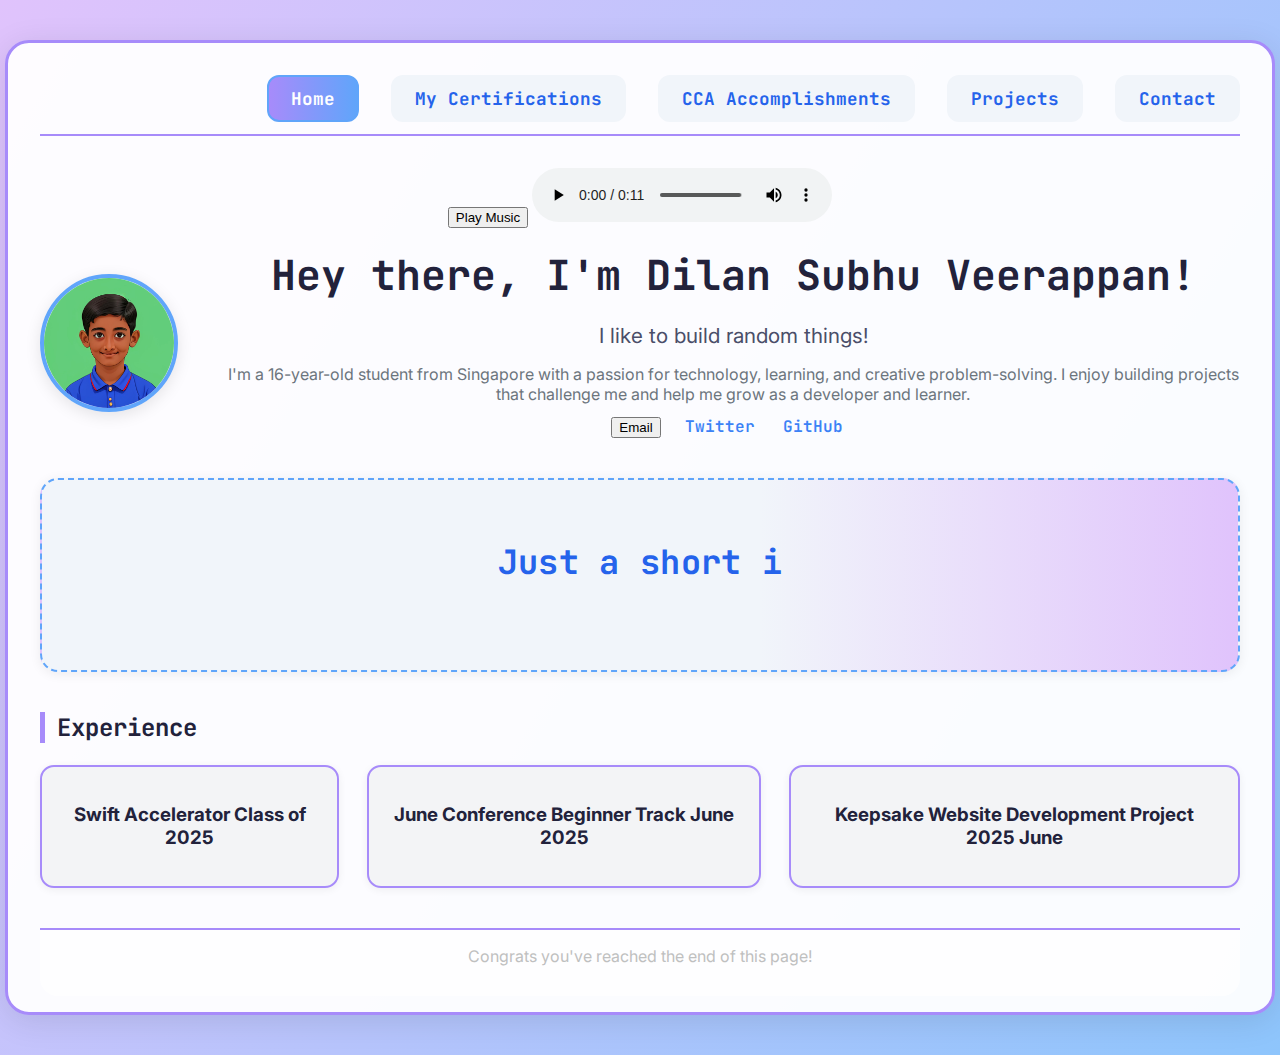
<file: index.html>
<!DOCTYPE html>
<html lang="en">
<head>
  <meta charset="UTF-8">
  <meta name="viewport" content="width=device-width,initial-scale=1">
  <title>Dilan Subhu Veerappan - Portfolio</title>
  <link rel="stylesheet" href="style.css">
  <link rel="icon" href="https://cdn-icons-png.flaticon.com/512/3135/3135715.png">
  <!-- Custom fonts for fallback -->
  <link href="https://fonts.googleapis.com/css2?family=Inter:wght@400;700&family=JetBrains+Mono:wght@500;700&display=swap" rel="stylesheet">
</head>
<body>
  <div class="custom-cursor" id="customCursor"></div>
  <div class="container">
    <nav>
      <a href="index.html" class="active">Home</a>
      <a href="certifications.html">My Certifications</a>
      <a href="cca-accomplishments.html">CCA Accomplishments</a>
      <a href="projects.html">Projects</a>
      <a href="contact.html">Contact</a>
    </nav>
    <!-- Background music and click sound controls -->
    <div style="margin-bottom: 20px;">
      <button id="music-toggle" class="contact-btn">Play Music</button>
      <audio id="bg-music" src="https://cdn.pixabay.com/audio/2022/10/16/audio_12b5b7b6b7.mp3"></audio>
      <audio id="click-sound" src="mouse-clicks-6849.mp3"></audio>
      <audio controls>
        <source src="mouse-clicks-6849.mp3"type="audio/mp3"></audio>
      </audio>
    </div>
    <!-- Hero/Header -->
    <header class="hero">
      <img src="Untitled_Artwork.png" alt="Dilan Subhu Veerappan" class="avatar">
      <div>
        <h1>Hey there, I'm Dilan Subhu Veerappan!</h1>
        <p class="subtitle">I like to build random things!</p>
        <p class="desc">I'm a 16-year-old student from Singapore with a passion for technology, learning, and creative problem-solving. I enjoy building projects that challenge me and help me grow as a developer and learner.</p>
        <div class="socials">
          <div class="email-dropdown" style="display:inline-block; position:relative;">
            <button class="contact-btn" id="emailDropdownBtn" style="margin-right:8px;">Email</button>
            <div id="emailDropdownMenu" style="display:none; position:absolute; left:0; top:110%; background:#fff; border:1px solid #a78bfa; border-radius:8px; box-shadow:0 2px 8px rgba(0,0,0,0.08); min-width:180px; z-index:10;">
              <a href="mailto:dilan.subhu@gmail.com" style="display:block; padding:10px 18px; color:#2563eb; text-decoration:none;">Default Mail App</a>
              <a href="https://mail.google.com/mail/?view=cm&to=dilan.subhu@gmail.com" target="_blank" style="display:block; padding:10px 18px; color:#2563eb; text-decoration:none;">Gmail</a>
              <a href="https://mail.yahoo.com/?compose=new&to=dilan.subhu@gmail.com" target="_blank" style="display:block; padding:10px 18px; color:#2563eb; text-decoration:none;">Yahoo Mail</a>
              <a href="https://www.icloud.com/mail/compose?to=dilan.subhu@gmail.com" target="_blank" style="display:block; padding:10px 18px; color:#2563eb; text-decoration:none;">iCloud Mail</a>
            </div>
          </div>
          <a href="https://x.com/DilanSubhu" target="_blank">Twitter</a>
          <a href="https://github.com/Dilanthenerd26" target="_blank">GitHub</a>
        </div>
      </div>
    </header>

    <!-- Animated About -->
    <section>
      <div class="intro-card">
        <h2 class="intro-hello"></h2>
        <div class="intro-details" style="display:none;">
          <p>I'm a young passionate software developer and tech enthusiast studying in Singapore. Welcome to my GitHub profile!</p>
          <ul>
            <li>🌱 I’m currently learning through mainly Udemy courses to become a great software engineer.</li>
            <li>👯 I’m looking to collaborate on innovative and impactful projects.</li>
            <li>📫 How to reach me: <a href="mailto:dilan.subhu@gmail.com">dilan.subhu@gmail.com</a></li>
          </ul>
        </div>
      </div>
    </section>

    <!-- Experience Section -->
    <section>
      <h2 class="section-title">Experience</h2>
      <div class="experience-list">
        <div class="experience-item">
          <div>
            <h3>Swift Accelerator Class of 2025</h3>
          </div>
        </div>
        <div class="experience-item">
          <div>
            <h3>June Conference Beginner Track June 2025</h3>
          </div>
        </div>
        <div class="experience-item">
          <div>
            <h3>Keepsake Website Development Project 2025 June</h3>
          </div>
        </div>
      </div>
    </section>

    <!-- Footer -->
    <footer>
      <p>Congrats you've reached the end of this page!</p>
    </footer>
  </div>
  <canvas id="confetti-canvas"></canvas>
  <audio id="confetti-audio" src="https://cdn.pixabay.com/audio/2022/07/26/audio_124bfae5b2.mp3"></audio>
  <script>
    // Typewriter effect for About
    const helloText = "Just a short intro of me:";
    const helloElem = document.querySelector('.intro-hello');
    const detailsElem = document.querySelector('.intro-details');
    let i = 0;
    function typeWriter() {
      if (i < helloText.length) {
        helloElem.textContent += helloText.charAt(i);
        i++;
        setTimeout(typeWriter, 60);
      } else {
        detailsElem.style.display = 'block';
      }
    }
    window.addEventListener('DOMContentLoaded', typeWriter);

    // Background music play/pause
    const music = document.getElementById('bg-music');
    const musicBtn = document.getElementById('music-toggle');
    let musicPlaying = false;
    musicBtn.addEventListener('click', () => {
      if (!musicPlaying) {
        music.play();
        musicBtn.textContent = 'Pause Music';
        musicPlaying = true;
      } else {
        music.pause();
        musicBtn.textContent = 'Play Music';
        musicPlaying = false;
      }
    });

    // Click sound effect for links and buttons
    const clickSound = document.getElementById('click-sound');
    document.querySelectorAll('a, .contact-btn').forEach(el => {
      el.addEventListener('click', () => {
        clickSound.currentTime = 0;
        clickSound.play();
      });
    });

    // Confetti effect: upward, crossing from both sides
    const confettiCanvas = document.getElementById('confetti-canvas');
    const ctx = confettiCanvas.getContext('2d');
    let confettiActive = false;
    function resizeCanvas() {
      confettiCanvas.width = window.innerWidth;
      confettiCanvas.height = window.innerHeight;
    }
    window.addEventListener('resize', resizeCanvas);
    resizeCanvas();

    function randomColor() {
      const colors = ['#f87171','#fbbf24','#34d399','#60a5fa','#a78bfa','#f472b6','#facc15'];
      return colors[Math.floor(Math.random() * colors.length)];
    }
    function ConfettiParticle(x, y, side) {
      this.x = x;
      this.y = y;
      this.r = Math.random() * 6 + 4;
      this.color = randomColor();
      this.speed = Math.random() * 2 + 2;
      // Cross: left goes right-up, right goes left-up
      this.angle = side === 'left'
        ? -Math.PI / 2 + (Math.random() * Math.PI / 6) + Math.PI / 8 // slightly right
        : -Math.PI / 2 - (Math.random() * Math.PI / 6) - Math.PI / 8; // slightly left
      this.alpha = 1;
      this.update = function() {
        this.x += Math.cos(this.angle) * this.speed;
        this.y += Math.sin(this.angle) * this.speed;
        this.alpha -= 0.012;
      };
      this.draw = function(ctx) {
        ctx.globalAlpha = Math.max(this.alpha, 0);
        ctx.beginPath();
        ctx.arc(this.x, this.y, this.r, 0, 2 * Math.PI);
        ctx.fillStyle = this.color;
        ctx.fill();
        ctx.globalAlpha = 1;
      };
    }
    let confettiParticles = [];
    function burstConfetti() {
      confettiParticles = [];
      const h = window.innerHeight;
      for (let i = 0; i < 30; i++) {
        confettiParticles.push(new ConfettiParticle(0, h-40, 'left'));
        confettiParticles.push(new ConfettiParticle(window.innerWidth, h-40, 'right'));
      }
      confettiActive = true;
      document.getElementById('confetti-audio').play();
      animateConfetti();
    }
    function animateConfetti() {
      ctx.clearRect(0, 0, confettiCanvas.width, confettiCanvas.height);
      confettiParticles.forEach(p => {
        p.update();
        p.draw(ctx);
      });
      confettiParticles = confettiParticles.filter(p => p.alpha > 0);
      if (confettiParticles.length > 0) {
        requestAnimationFrame(animateConfetti);
      } else {
        confettiActive = false;
      }
    }
    // Detect scroll to bottom
    window.addEventListener('scroll', () => {
      if (confettiActive) return;
      if ((window.innerHeight + window.scrollY) >= document.body.offsetHeight - 2) {
        burstConfetti();
      }
    });

    // Custom cursor
    const cursor = document.getElementById('customCursor');
    document.addEventListener('mousemove', e => {
      cursor.style.left = e.clientX + 'px';
      cursor.style.top = e.clientY + 'px';
    });
    document.querySelectorAll('a, .contact-btn, .project-card').forEach(el => {
      el.addEventListener('mouseenter', () => cursor.style.transform = 'scale(1.4)');
      el.addEventListener('mouseleave', () => cursor.style.transform = 'scale(1)');
    });

    // Email dropdown logic
    const emailBtn = document.getElementById('emailDropdownBtn');
    const emailMenu = document.getElementById('emailDropdownMenu');
    emailBtn.addEventListener('click', (e) => {
      e.stopPropagation();
      emailMenu.style.display = emailMenu.style.display === 'block' ? 'none' : 'block';
    });
    document.addEventListener('click', () => {
      emailMenu.style.display = 'none';
    });
  </script>
</body>
</html>
</file>
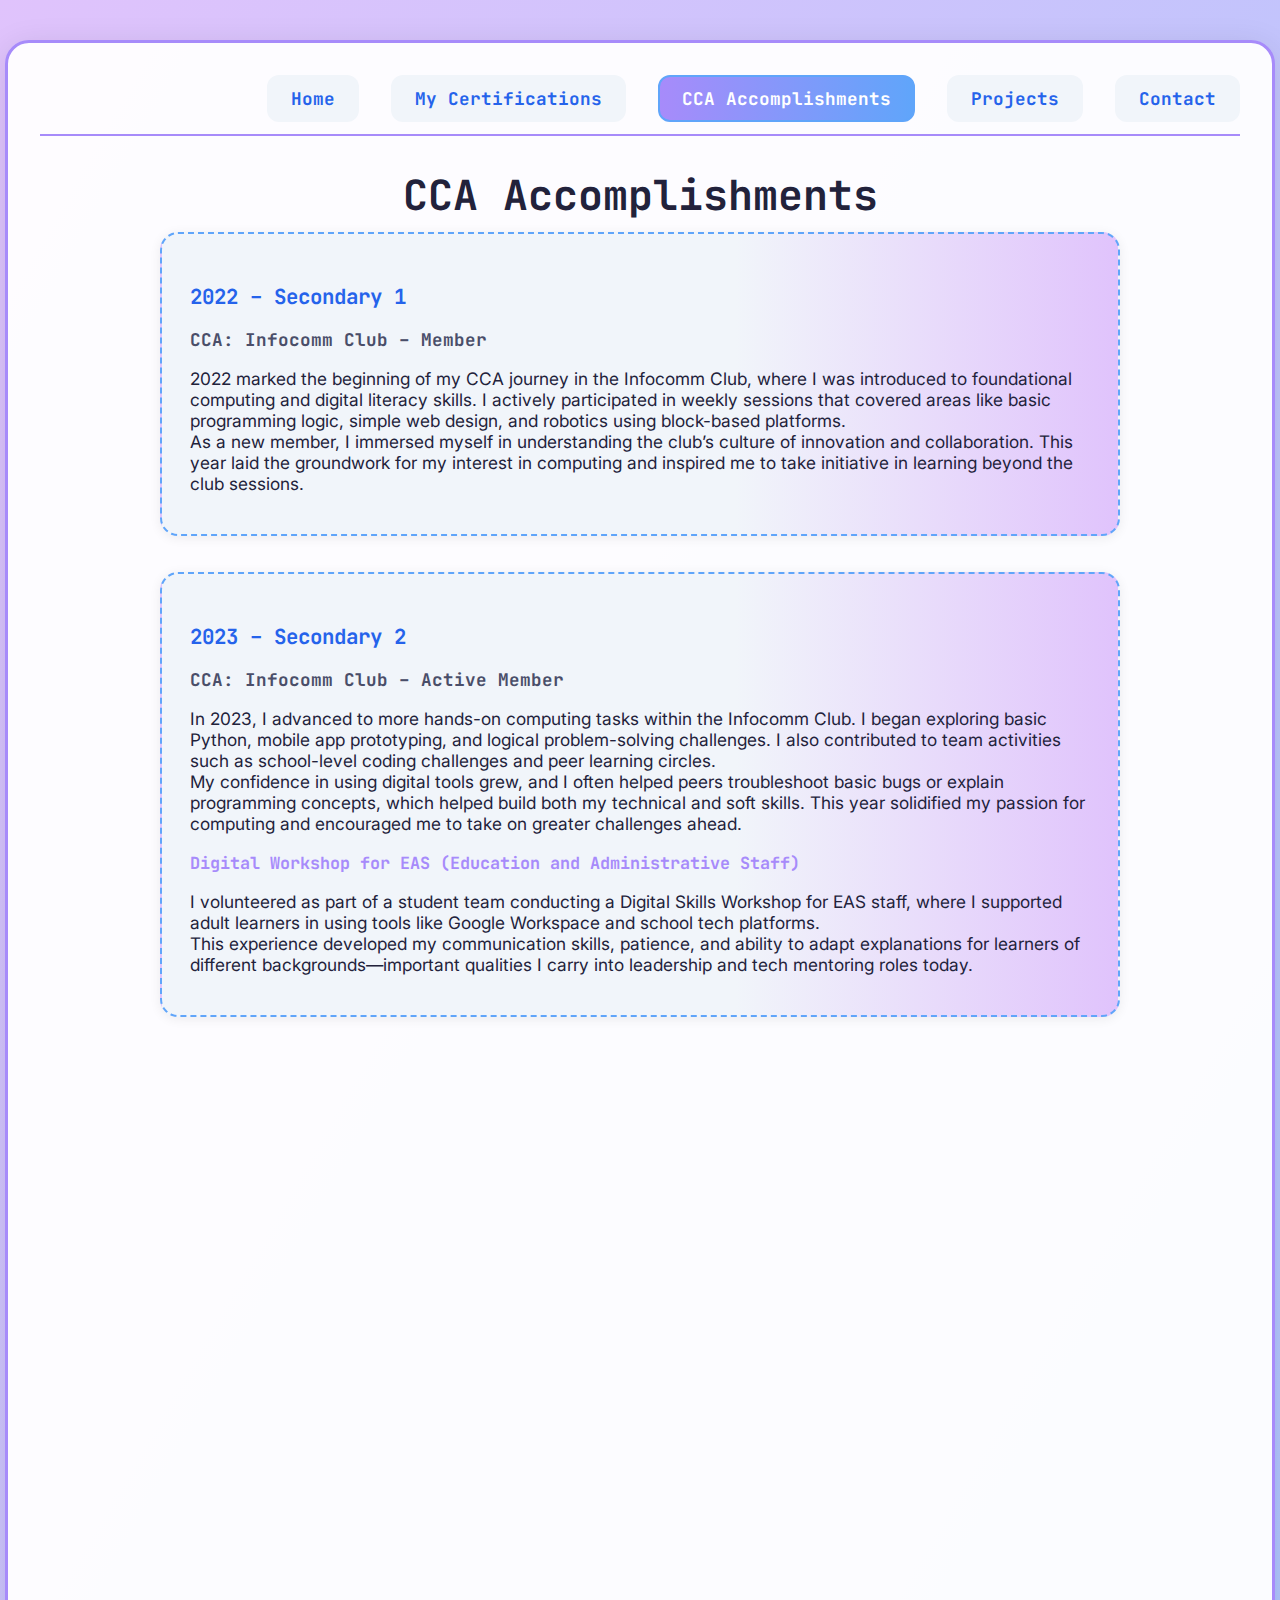
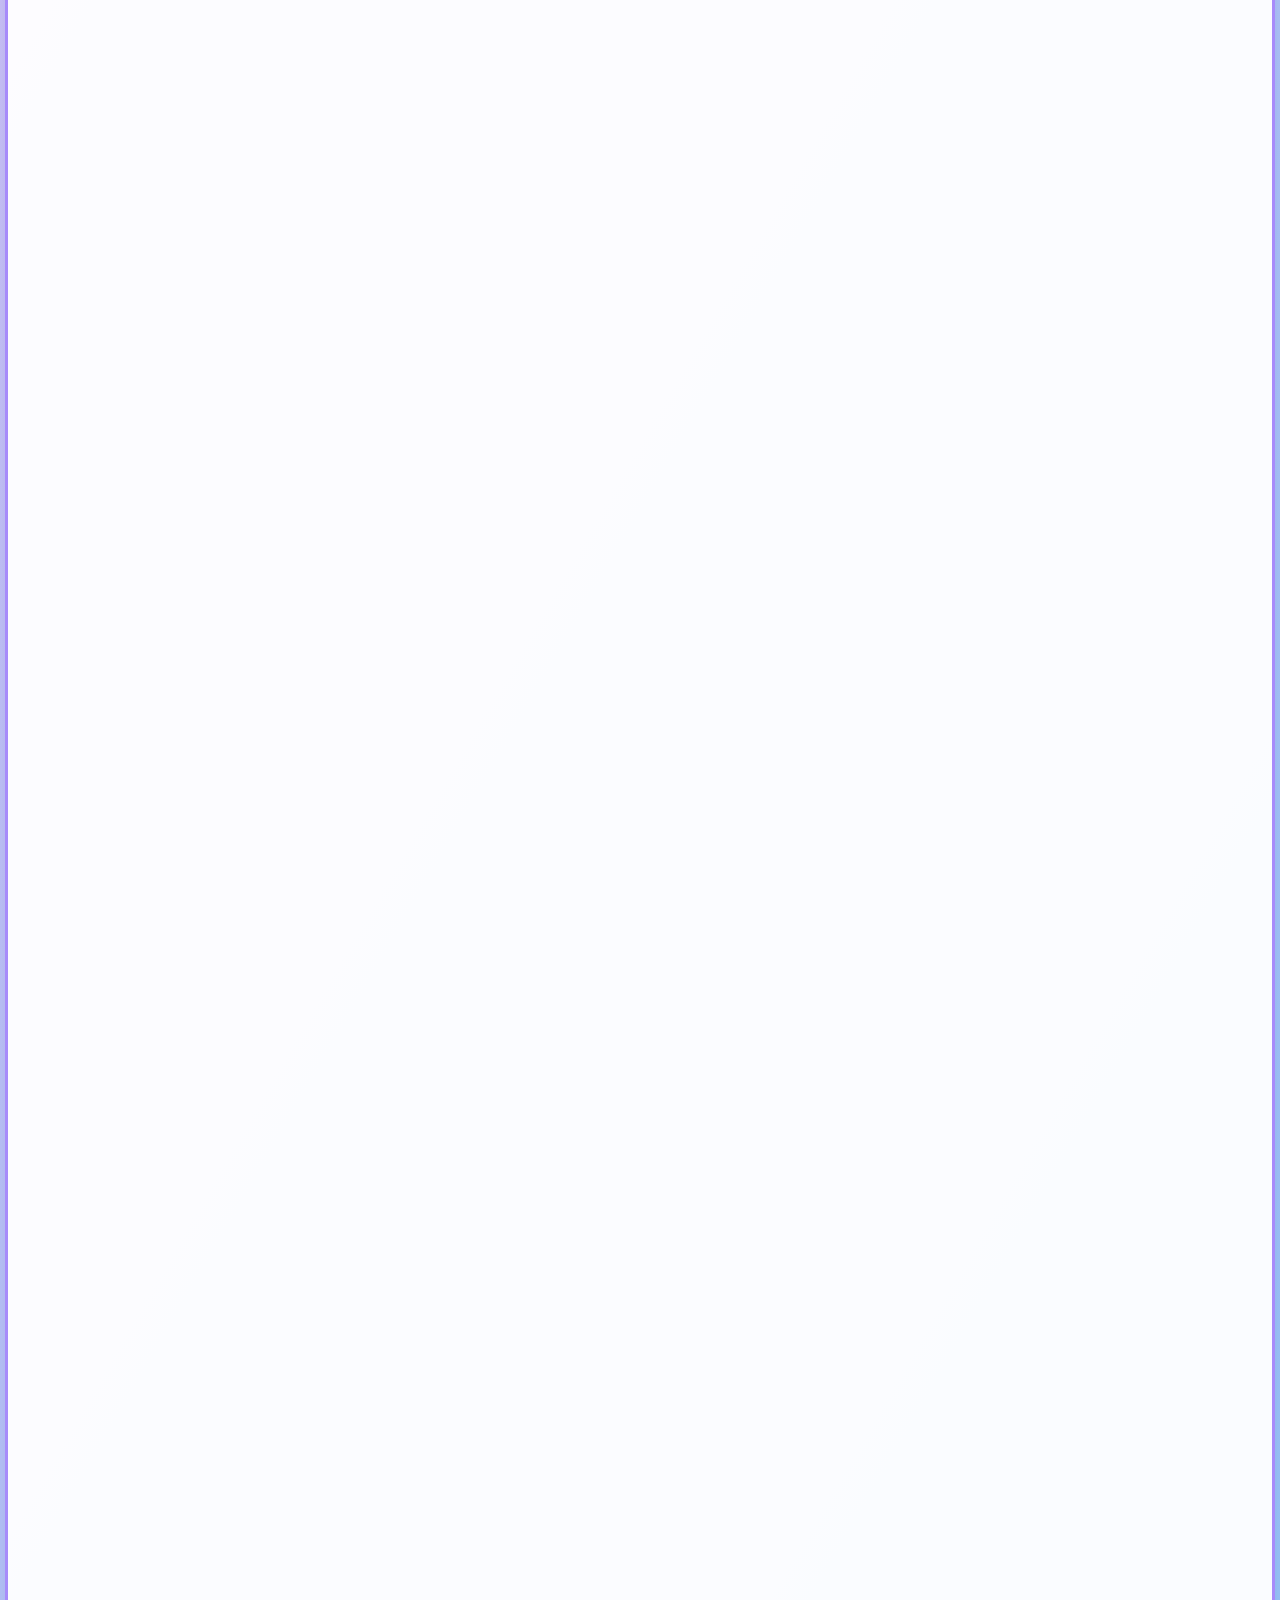
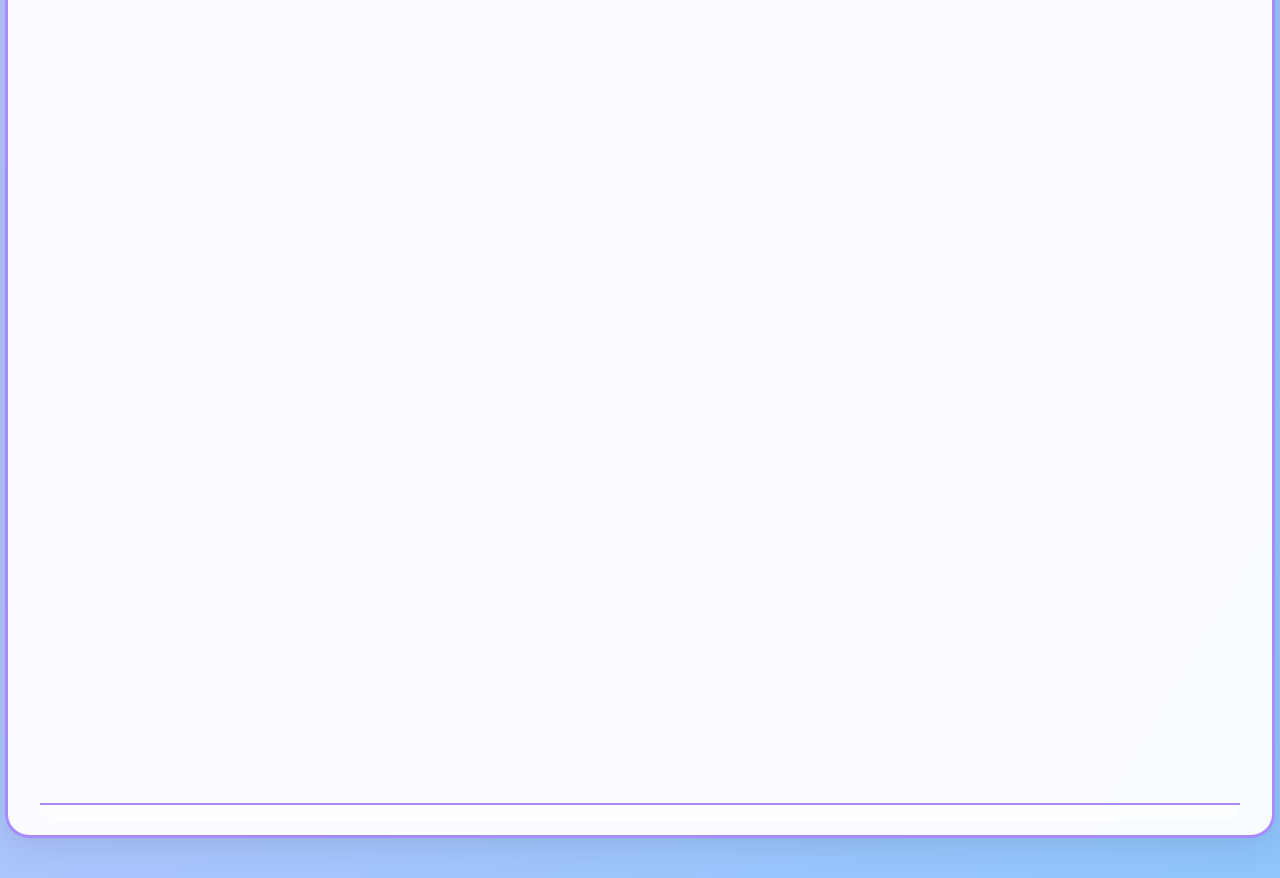
<file: cca-accomplishments.html>
<!DOCTYPE html>
<html lang="en">
<head>
    <meta charset="UTF-8">
    <meta name="viewport" content="width=device-width, initial-scale=1.0">
    <title>CCA Accomplishments</title>
    <link rel="stylesheet" href="style.css">
</head>
<body>
  <div class="custom-cursor" id="customCursor"></div>
  <div class="container">
    <nav>
      <a href="index.html">Home</a>
      <a href="certifications.html">My Certifications</a>
      <a href="cca-accomplishments.html" class="active">CCA Accomplishments</a>
      <a href="projects.html">Projects</a>
      <a href="contact.html">Contact</a>
    </nav>
    <h1>CCA Accomplishments</h1>
    <main>
      <div class="cca-card fade-in-up">
        <h2>2022 – Secondary 1</h2>
        <h3>CCA: Infocomm Club – Member</h3>
        <p>2022 marked the beginning of my CCA journey in the Infocomm Club, where I was introduced to foundational computing and digital literacy skills. I actively participated in weekly sessions that covered areas like basic programming logic, simple web design, and robotics using block-based platforms.<br>
        As a new member, I immersed myself in understanding the club’s culture of innovation and collaboration. This year laid the groundwork for my interest in computing and inspired me to take initiative in learning beyond the club sessions.</p>
      </div>
      <div class="cca-card fade-in-up">
        <h2>2023 – Secondary 2</h2>
        <h3>CCA: Infocomm Club – Active Member</h3>
        <p>In 2023, I advanced to more hands-on computing tasks within the Infocomm Club. I began exploring basic Python, mobile app prototyping, and logical problem-solving challenges. I also contributed to team activities such as school-level coding challenges and peer learning circles.<br>
        My confidence in using digital tools grew, and I often helped peers troubleshoot basic bugs or explain programming concepts, which helped build both my technical and soft skills. This year solidified my passion for computing and encouraged me to take on greater challenges ahead.</p>
        <h4>Digital Workshop for EAS (Education and Administrative Staff)</h4>
        <p>I volunteered as part of a student team conducting a Digital Skills Workshop for EAS staff, where I supported adult learners in using tools like Google Workspace and school tech platforms.<br>
        This experience developed my communication skills, patience, and ability to adapt explanations for learners of different backgrounds—important qualities I carry into leadership and tech mentoring roles today.</p>
      </div>
      <div class="cca-card fade-in-up">
        <h2>2024 – Secondary 3</h2>
        <h3>CCA: Infocomm Club – Leadership & Competitions</h3>
        <p>In 2024, I actively contributed to my Co-Curricular Activity, Infocomm Club, through both leadership and high-level competition participation, reinforcing my passion for computing and innovation.</p>
        <h4>Drone Odyssey Competition – Silver Award</h4>
        <p>I represented my school in the Drone Odyssey Challenge 2024, a national-level competition aimed at encouraging students to develop problem-solving and coding skills through autonomous drone missions. My team and I successfully programmed a drone to navigate complex courses using block-based and Python code. Our solution stood out for its accuracy and innovative route logic, earning us the Silver Award. This experience sharpened my computational thinking and real-time problem-solving abilities under pressure.</p>
        <div class="cca-images">
          <img src="../Award Photo.jpg" alt="Drone Odyssey Award Photo" style="max-width:300px; margin:10px;">
          <img src="../Group photo.jpg" alt="Drone Odyssey Group Photo" style="max-width:300px; margin:10px;">
          <img src="../School Award Presentation.jpg" alt="School Award Presentation" style="max-width:300px; margin:10px;">
        </div>
        <h4>World Robot Olympiad (WRO) – Future Innovators Category</h4>
        <p>I took part in the WRO 2024 – Future Innovators category, where we conceptualized and presented a tech-based solution to address a real-world issue. My team focused on integrating IoT and AI concepts to support smart community initiatives. Although we did not place, we gained invaluable experience in creative problem-solving, project presentation, and working collaboratively across different tech stacks.</p>
        <h4>Blaze Your Own Trail</h4>
        <p>I participated in Blaze Your Own Trail, a school-wide innovation and entrepreneurship event that challenged students to create solutions with real impact. I worked with a group to design a mobile app prototype to support digital wellness for students. This project helped me connect tech with empathy, user needs, and thoughtful design.</p>
        <h4>PLD (Personal Learning Device) Ambassador</h4>
        <p>In 2024, I was appointed as a Personal Learning Device (PLD) Ambassador, a leadership role that involved assisting peers and teachers with digital learning platforms and device-related issues. I conducted short tutorials, helped troubleshoot tech problems, and played a key part in promoting responsible and effective tech use across classrooms. This role enhanced my leadership, patience, and communication skills—especially when guiding peers with varying levels of digital literacy.</p>
        <h4>Summary</h4>
        <p>2024 was a pivotal year in my CCA journey. I demonstrated a high level of commitment to tech innovation, collaboration, leadership, and school representation through multiple platforms. These experiences helped deepen my skills in computing while also strengthening my ability to lead, adapt, and serve others—both technically and personally.</p>
      </div>
      <div class="cca-card fade-in-up">
        <h2>2025 – Secondary 4</h2>
        <h3>CCA: Infocomm Club – Senior Member & School Representative</h3>
        <p>In 2025, I continued to excel in the Infocomm Club, taking on more technically demanding roles and representing my school in national-level STEM events. My focus this year was on innovation, applied programming, and contributing meaningfully to my class and school community.</p>
        <h4>First Lego League (FLL) 2025 – School Representation</h4>
        <p>I represented my school in the First Lego League (FLL) 2025, a prestigious robotics and innovation challenge that combines coding, engineering, and real-world problem-solving. As part of the programming and design team, I worked on creating autonomous Lego robots using EV3/Spike Prime and developed code to complete mission-based challenges.<br>
        The project theme focused on sustainable cities, and we integrated environmental sensors to enhance our robot’s decision-making process. This experience pushed me to think deeply about both hardware and software integration, while learning to collaborate under high expectations and tight deadlines.</p>
        <h4>Leadership Role – Class Committee Member</h4>
        <p>I served as a Class Committee Member in 2025, contributing to class management, student welfare, and event coordination. This leadership role allowed me to develop stronger interpersonal and organizational skills while advocating for my classmates' needs and helping maintain a cohesive learning environment.<br>
        Balancing leadership responsibilities with academic demands taught me time management, accountability, and adaptability—skills I also brought back to my CCA when working in team-based projects.</p>
        <h4>Regular CCA Participation and Team Projects</h4>
        <p>Throughout the year, I maintained consistent attendance and engagement in all Infocomm Club sessions. I contributed to mini hackathons and group tech projects focused on prototyping solutions with real-world impact. These included microcontroller programming (e.g., Arduino), app interface design, and exploring beginner-level machine learning concepts through tools like Teachable Machine.<br>
        I also supported junior members by sharing technical knowledge and helping them debug their work, which enhanced my mentoring and explanation skills.</p>
        <h4>CCA Attendance & Attainment</h4>
        <p>I achieved 100% attendance and maintained high commitment throughout all terms. My overall Co-Curricular Attainment was graded "Excellent", reflecting my active participation, leadership, and consistent contributions to school representation and internal development.</p>
      </div>
    </main>
    <footer>
    </footer>
  </div>
  <script>
    // Custom cursor (copied from other pages)
    const cursor = document.getElementById('customCursor');
    document.addEventListener('mousemove', e => {
      cursor.style.left = e.clientX + 'px';
      cursor.style.top = e.clientY + 'px';
    });
    document.querySelectorAll('a, .contact-btn, .cca-card').forEach(el => {
      el.addEventListener('mouseenter', () => cursor.style.transform = 'scale(1.4)');
      el.addEventListener('mouseleave', () => cursor.style.transform = 'scale(1)');
    });
    // Fade-in animation on scroll
    function revealOnScroll() {
      document.querySelectorAll('.fade-in-up').forEach(card => {
        const rect = card.getBoundingClientRect();
        if (rect.top < window.innerHeight - 60) {
          card.style.opacity = 1;
          card.style.transform = 'translateY(0)';
        }
      });
    }
    window.addEventListener('scroll', revealOnScroll);
    window.addEventListener('DOMContentLoaded', () => {
      document.querySelectorAll('.fade-in-up').forEach(card => {
        card.style.opacity = 0;
        card.style.transform = 'translateY(40px)';
        card.style.transition = 'opacity 0.8s cubic-bezier(.23,1.01,.32,1), transform 0.8s cubic-bezier(.23,1.01,.32,1)';
      });
      revealOnScroll();
    });
  </script>
</body>
</html>
</file>
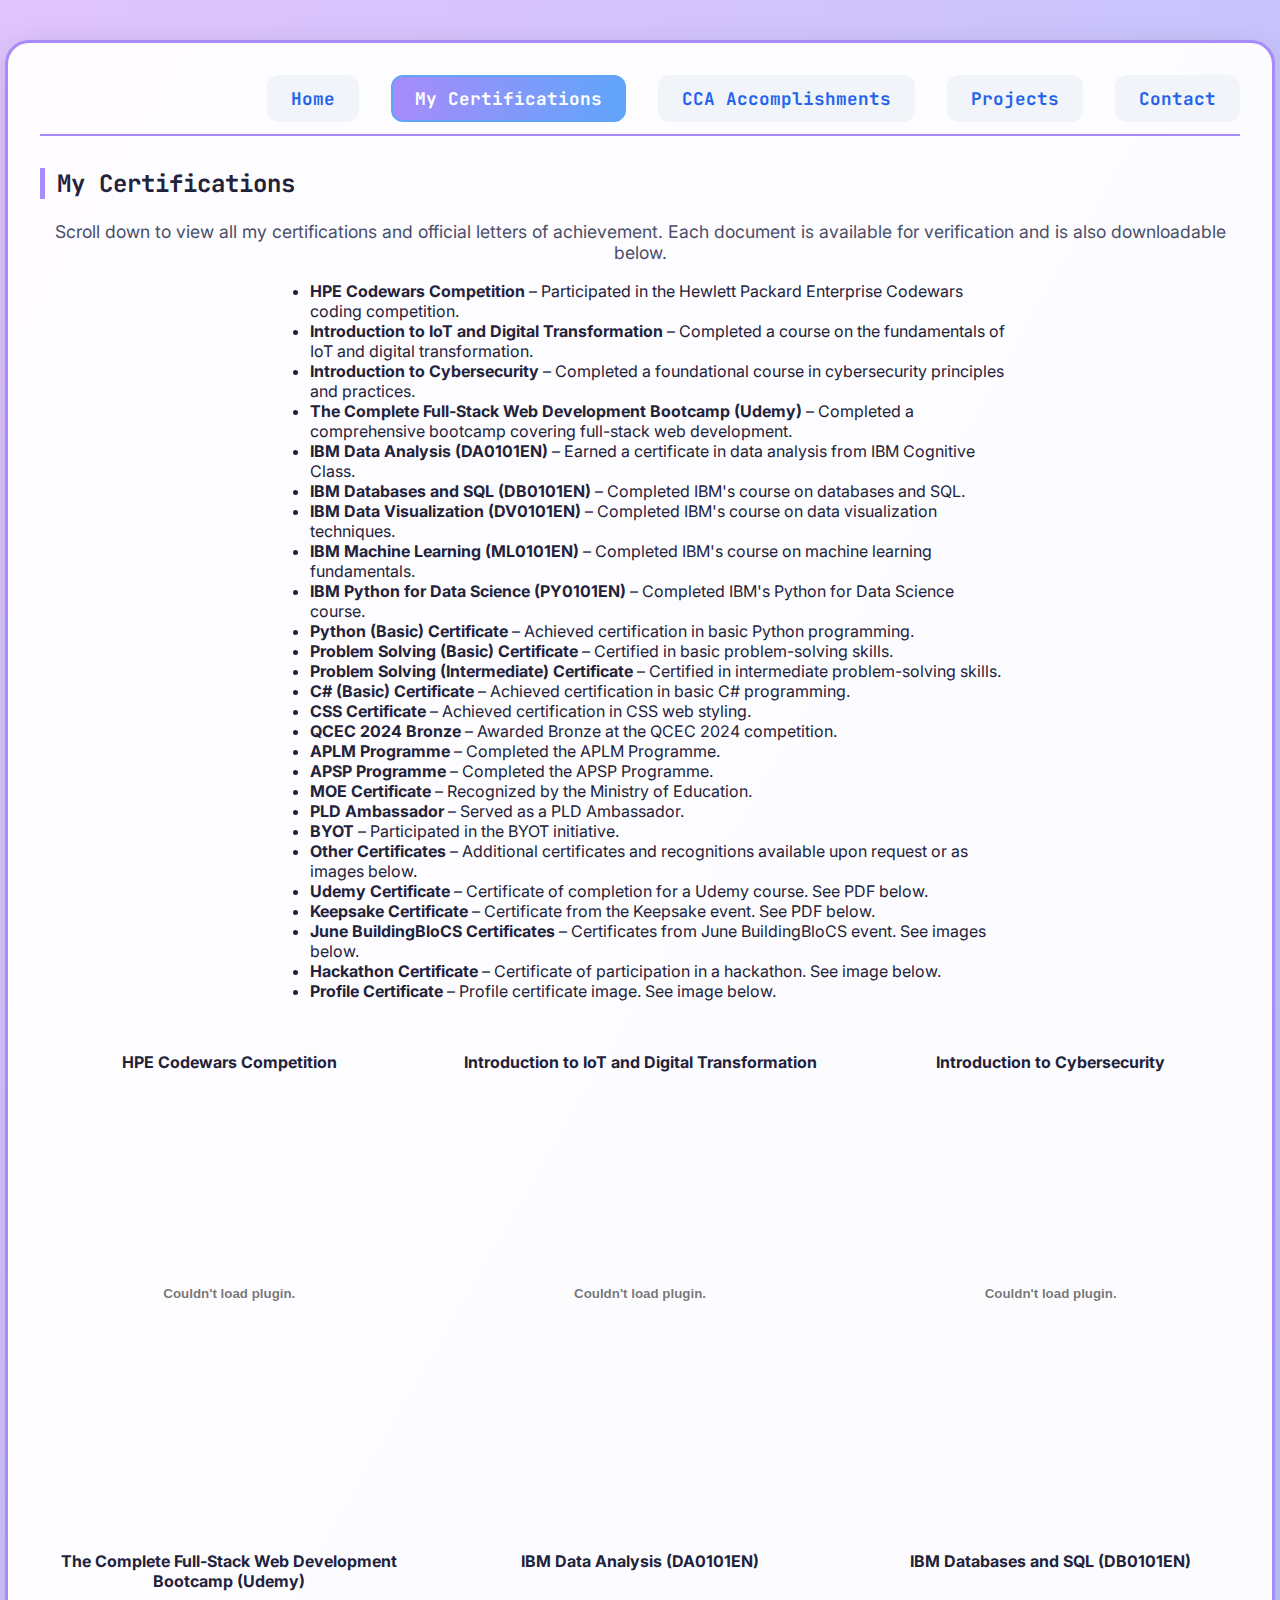
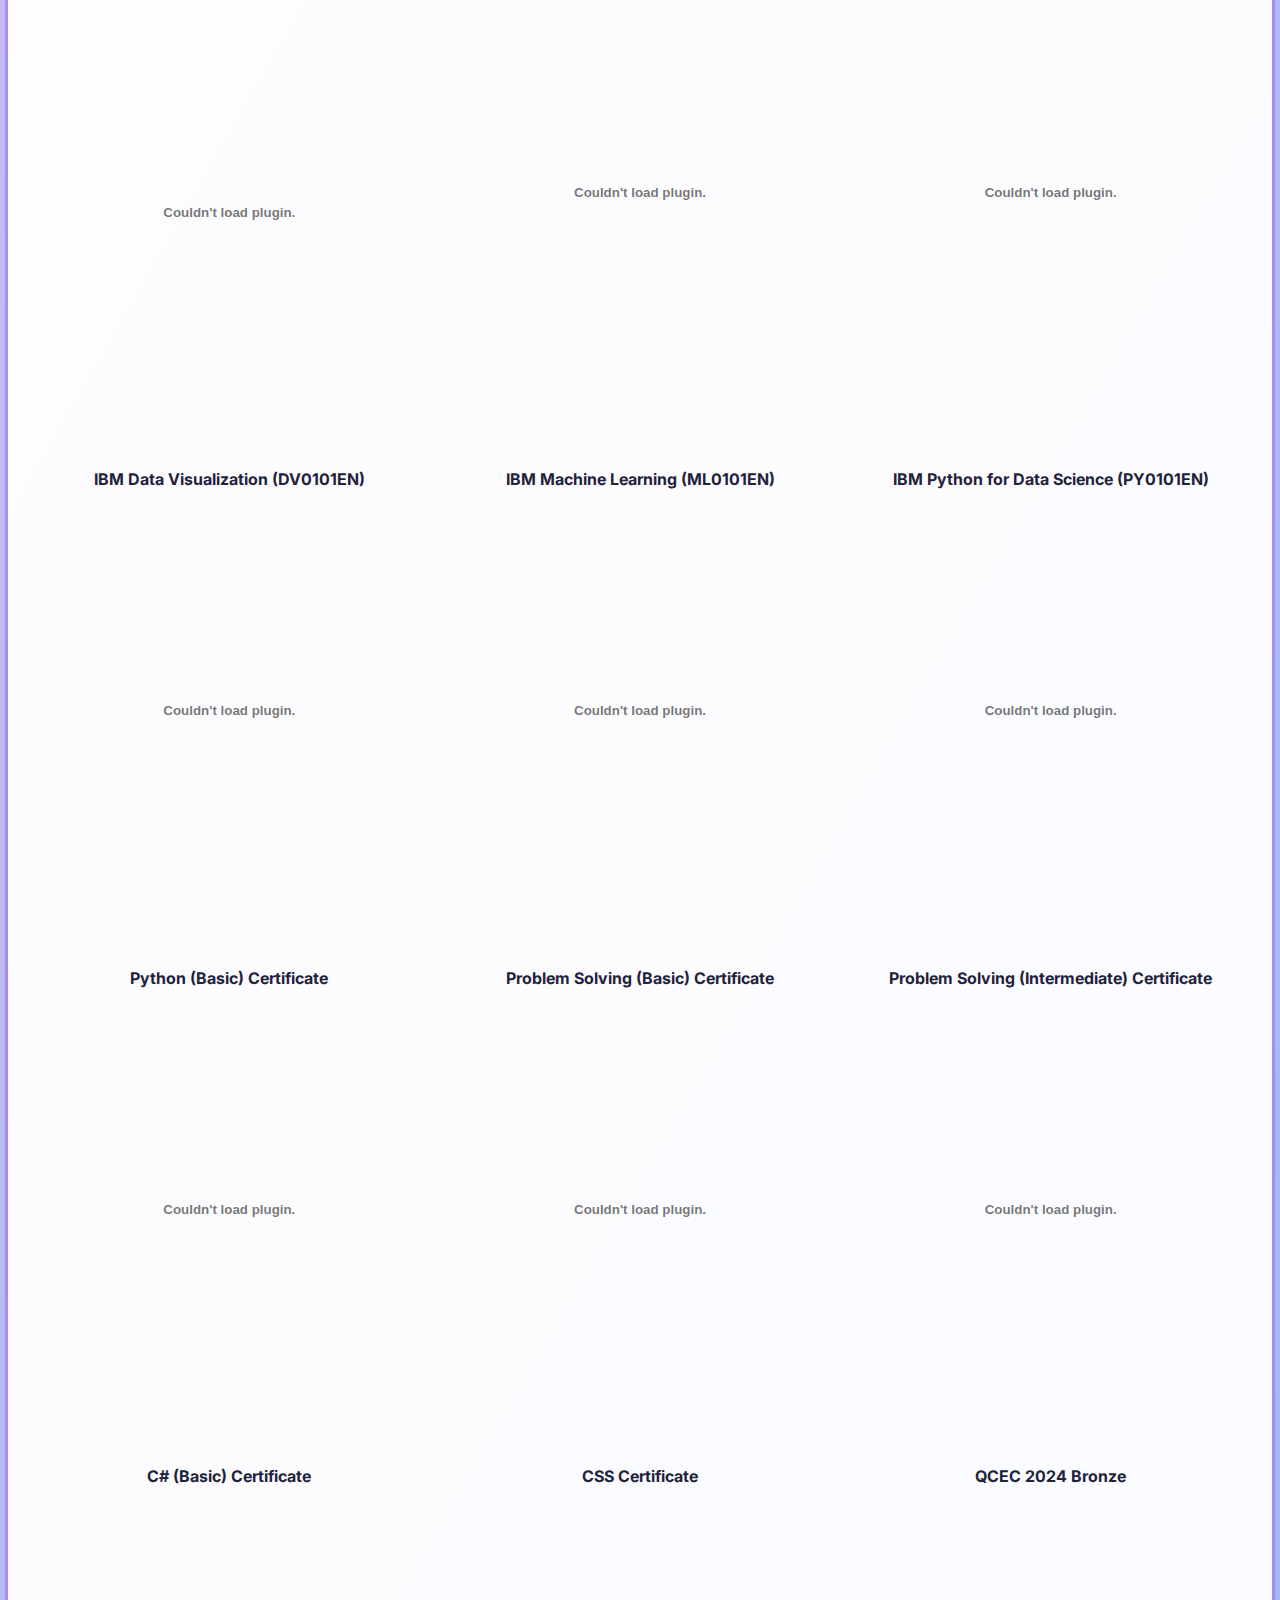
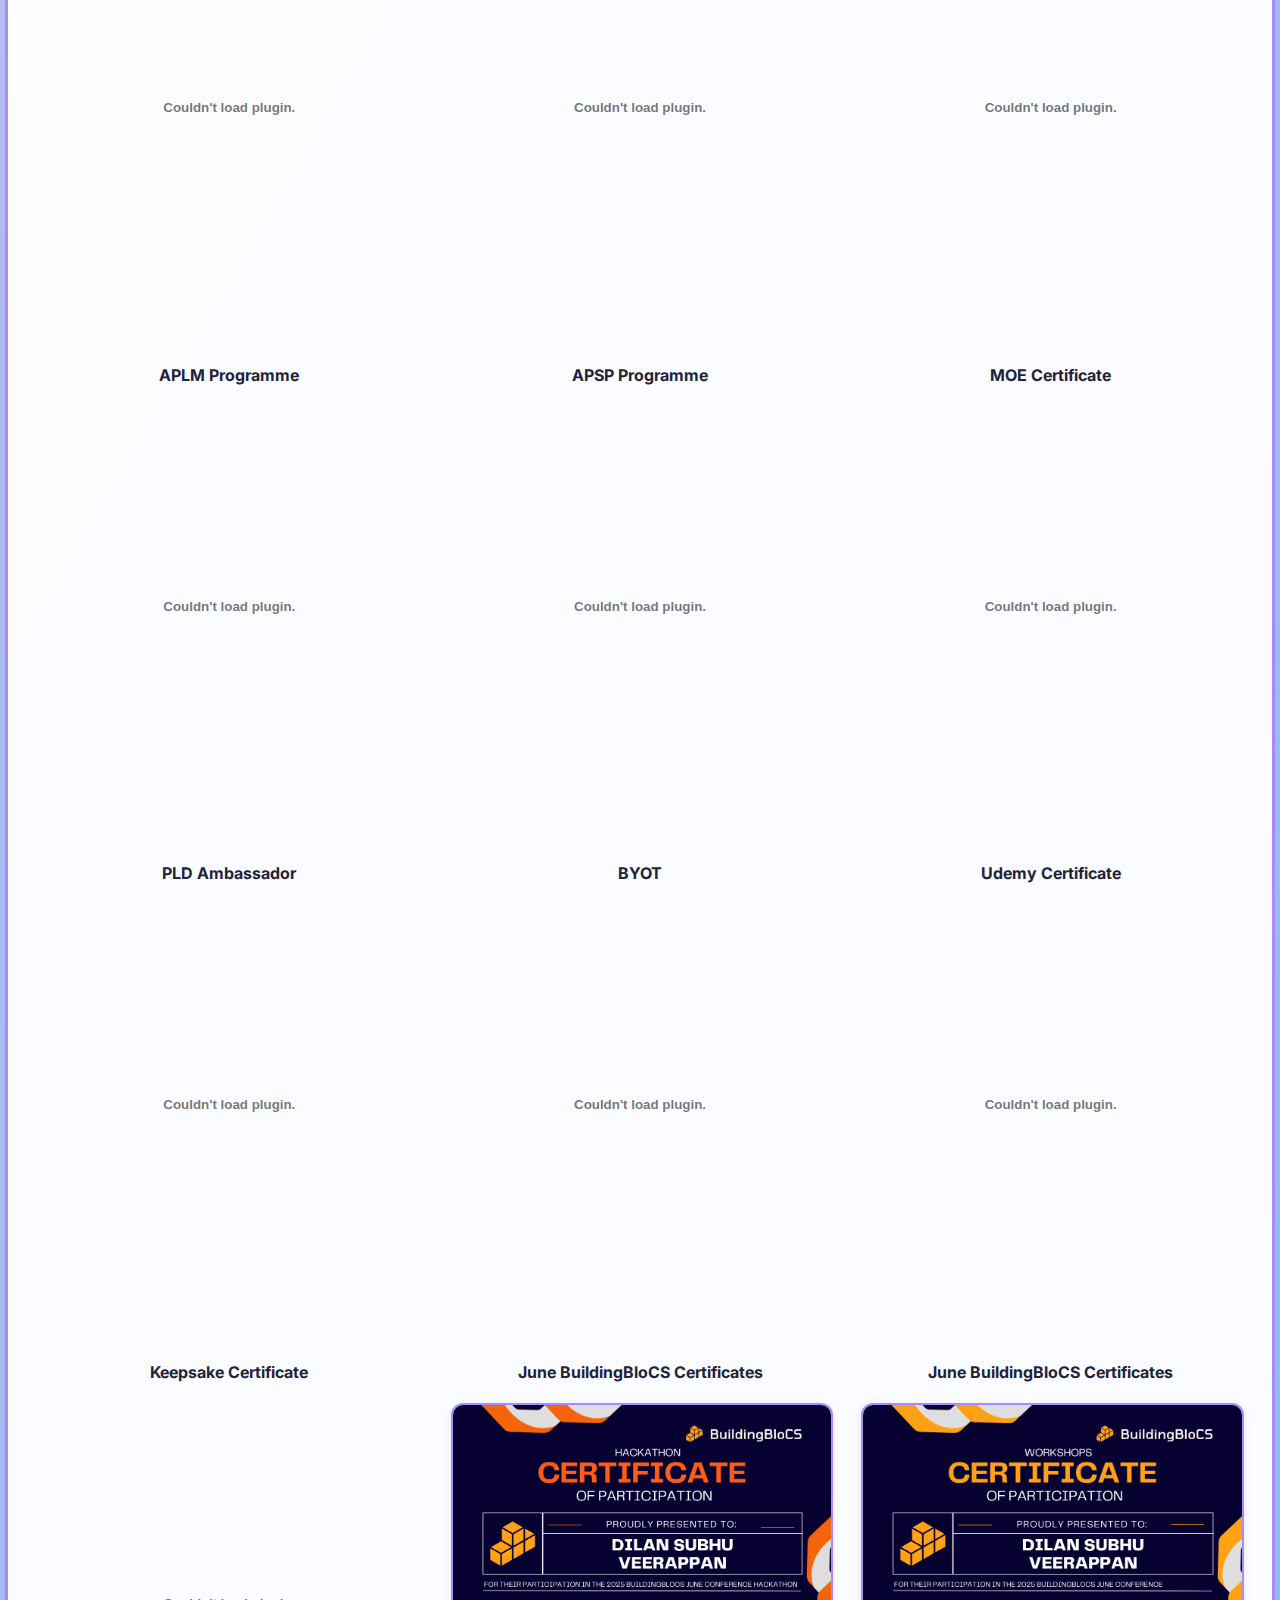
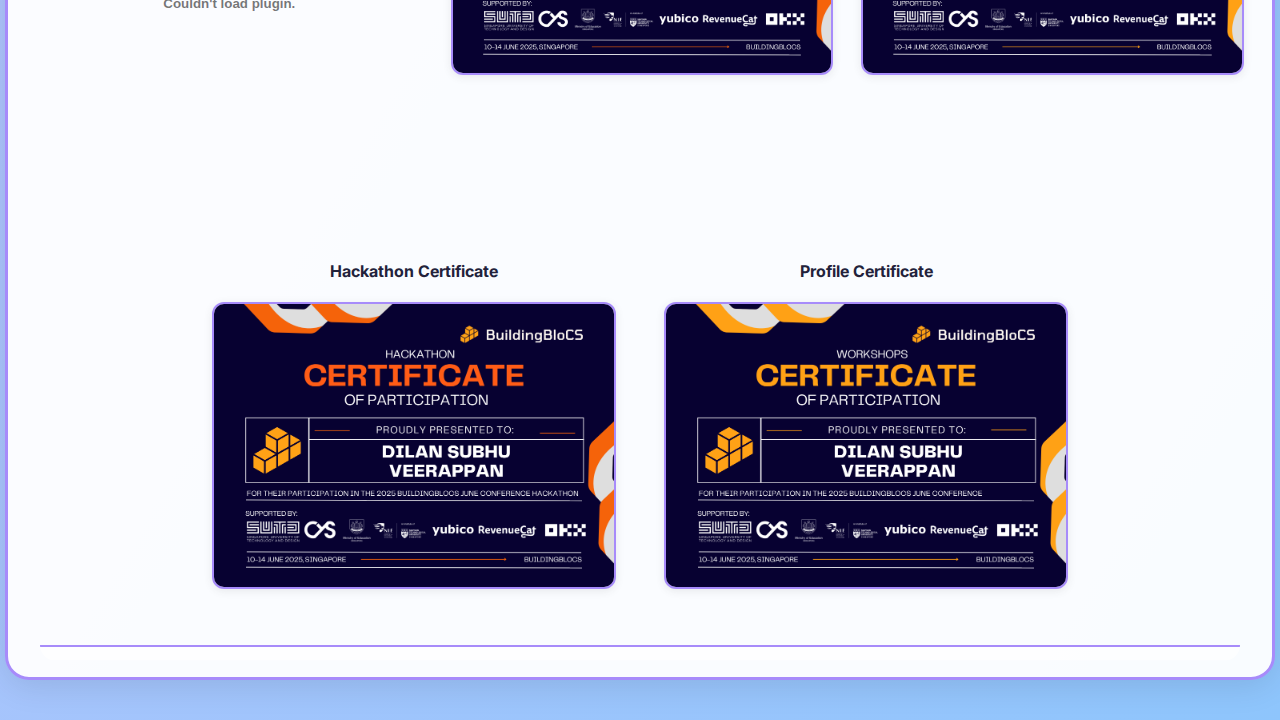
<file: certifications.html>
<!DOCTYPE html>
<html lang="en">
<head>
  <meta charset="UTF-8">
  <meta name="viewport" content="width=device-width,initial-scale=1">
  <title>My Certifications</title>
  <link rel="stylesheet" href="style.css">
  <link rel="icon" href="https://cdn-icons-png.flaticon.com/512/3135/3135715.png">
</head>
<body>
  <div class="custom-cursor" id="customCursor"></div>
  <div class="container">
    <nav>
      <a href="index.html">Home</a>
      <a href="certifications.html" class="active">My Certifications</a>
      <a href="cca-accomplishments.html">CCA Accomplishments</a>
      <a href="projects.html">Projects</a>
      <a href="contact.html">Contact</a>
    </nav>
    <!-- Certifications Section -->
    <section>
      <h2 class="section-title">My Certifications</h2>
      <div class="cert-info" style="margin-bottom:18px; font-size:1.1em; color:#4a4e69; text-align:center;">
        <p>Scroll down to view all my certifications and official letters of achievement. Each document is available for verification and is also downloadable below.</p>
      </div>
      <ul class="certifications-list" style="text-align:left; max-width:700px; margin:0 auto 30px auto;">
        <li><strong>HPE Codewars Competition</strong> – Participated in the Hewlett Packard Enterprise Codewars coding competition.</li>
        <li><strong>Introduction to IoT and Digital Transformation</strong> – Completed a course on the fundamentals of IoT and digital transformation.</li>
        <li><strong>Introduction to Cybersecurity</strong> – Completed a foundational course in cybersecurity principles and practices.</li>
        <li><strong>The Complete Full-Stack Web Development Bootcamp (Udemy)</strong> – Completed a comprehensive bootcamp covering full-stack web development.</li>
        <li><strong>IBM Data Analysis (DA0101EN)</strong> – Earned a certificate in data analysis from IBM Cognitive Class.</li>
        <li><strong>IBM Databases and SQL (DB0101EN)</strong> – Completed IBM's course on databases and SQL.</li>
        <li><strong>IBM Data Visualization (DV0101EN)</strong> – Completed IBM's course on data visualization techniques.</li>
        <li><strong>IBM Machine Learning (ML0101EN)</strong> – Completed IBM's course on machine learning fundamentals.</li>
        <li><strong>IBM Python for Data Science (PY0101EN)</strong> – Completed IBM's Python for Data Science course.</li>
        <li><strong>Python (Basic) Certificate</strong> – Achieved certification in basic Python programming.</li>
        <li><strong>Problem Solving (Basic) Certificate</strong> – Certified in basic problem-solving skills.</li>
        <li><strong>Problem Solving (Intermediate) Certificate</strong> – Certified in intermediate problem-solving skills.</li>
        <li><strong>C# (Basic) Certificate</strong> – Achieved certification in basic C# programming.</li>
        <li><strong>CSS Certificate</strong> – Achieved certification in CSS web styling.</li>
        <li><strong>QCEC 2024 Bronze</strong> – Awarded Bronze at the QCEC 2024 competition.</li>
        <li><strong>APLM Programme</strong> – Completed the APLM Programme.</li>
        <li><strong>APSP Programme</strong> – Completed the APSP Programme.</li>
        <li><strong>MOE Certificate</strong> – Recognized by the Ministry of Education.</li>
        <li><strong>PLD Ambassador</strong> – Served as a PLD Ambassador.</li>
        <li><strong>BYOT</strong> – Participated in the BYOT initiative.</li>
        <li><strong>Other Certificates</strong> – Additional certificates and recognitions available upon request or as images below.</li>
        <li><strong>Udemy Certificate</strong> – Certificate of completion for a Udemy course. See PDF below.</li>
        <li><strong>Keepsake Certificate</strong> – Certificate from the Keepsake event. See PDF below.</li>
        <li><strong>June BuildingBloCS Certificates</strong> – Certificates from June BuildingBloCS event. See images below.</li>
        <li><strong>Hackathon Certificate</strong> – Certificate of participation in a hackathon. See image below.</li>
        <li><strong>Profile Certificate</strong> – Profile certificate image. See image below.</li>
      </ul>
    <div class="cert-pdfs" style="display:flex; flex-wrap:wrap; gap:32px; justify-content:center;">
      <div style="flex:1 1 350px; max-width:420px;">
        <h4>HPE Codewars Competition</h4>
        <embed src="../Dilan HPE Codewars Competition.pdf" type="application/pdf" width="100%" height="400px" />
      </div>
      <div style="flex:1 1 350px; max-width:420px;">
        <h4>Introduction to IoT and Digital Transformation</h4>
        <embed src="../Introduction to IoT and Digital Transformation.pdf" type="application/pdf" width="100%" height="400px" />
      </div>
      <div style="flex:1 1 350px; max-width:420px;">
        <h4>Introduction to Cybersecurity</h4>
        <embed src="../Introduction to Cybersecurity.pdf" type="application/pdf" width="100%" height="400px" />
      </div>
      <div style="flex:1 1 350px; max-width:420px;">
        <h4>The Complete Full-Stack Web Development Bootcamp (Udemy)</h4>
        <embed src="../The Complete Full-Stack Web Development Bootcamp Udemy.pdf" type="application/pdf" width="100%" height="400px" />
      </div>
      <div style="flex:1 1 350px; max-width:420px;">
        <h4>IBM Data Analysis (DA0101EN)</h4>
        <embed src="../IBM DA0101EN Certificate _ Cognitive Class.pdf" type="application/pdf" width="100%" height="400px" />
      </div>
      <div style="flex:1 1 350px; max-width:420px;">
        <h4>IBM Databases and SQL (DB0101EN)</h4>
        <embed src="../IBM DB0101EN Certificate _ Cognitive Class.pdf" type="application/pdf" width="100%" height="400px" />
      </div>
      <div style="flex:1 1 350px; max-width:420px;">
        <h4>IBM Data Visualization (DV0101EN)</h4>
        <embed src="../IBM DV0101EN Certificate _ Cognitive Class.pdf" type="application/pdf" width="100%" height="400px" />
      </div>
      <div style="flex:1 1 350px; max-width:420px;">
        <h4>IBM Machine Learning (ML0101EN)</h4>
        <embed src="../IBM ML0101EN Certificate _ Cognitive Class.pdf" type="application/pdf" width="100%" height="400px" />
      </div>
      <div style="flex:1 1 350px; max-width:420px;">
        <h4>IBM Python for Data Science (PY0101EN)</h4>
        <embed src="../IBM PY0101EN Certificate _ Cognitive Class.pdf" type="application/pdf" width="100%" height="400px" />
      </div>
      <div style="flex:1 1 350px; max-width:420px;">
        <h4>Python (Basic) Certificate</h4>
        <embed src="../python_basic certificate.pdf" type="application/pdf" width="100%" height="400px" />
      </div>
      <div style="flex:1 1 350px; max-width:420px;">
        <h4>Problem Solving (Basic) Certificate</h4>
        <embed src="../problem_solving_basic certificate.pdf" type="application/pdf" width="100%" height="400px" />
      </div>
      <div style="flex:1 1 350px; max-width:420px;">
        <h4>Problem Solving (Intermediate) Certificate</h4>
        <embed src="../problem_solving_intermediate certificate.pdf" type="application/pdf" width="100%" height="400px" />
      </div>
      <div style="flex:1 1 350px; max-width:420px;">
        <h4>C# (Basic) Certificate</h4>
        <embed src="../c_sharp_basic certificate.pdf" type="application/pdf" width="100%" height="400px" />
      </div>
      <div style="flex:1 1 350px; max-width:420px;">
        <h4>CSS Certificate</h4>
        <embed src="../css certificate.pdf" type="application/pdf" width="100%" height="400px" />
      </div>
      <div style="flex:1 1 350px; max-width:420px;">
        <h4>QCEC 2024 Bronze</h4>
        <embed src="../Dilan_QCEC 2024 Bronze.pdf" type="application/pdf" width="100%" height="400px" />
      </div>
      <div style="flex:1 1 350px; max-width:420px;">
        <h4>APLM Programme</h4>
        <embed src="../Dilan_APLM Programme.pdf" type="application/pdf" width="100%" height="400px" />
      </div>
      <div style="flex:1 1 350px; max-width:420px;">
        <h4>APSP Programme</h4>
        <embed src="../Dilan_APSP Programme.pdf" type="application/pdf" width="100%" height="400px" />
      </div>
      <div style="flex:1 1 350px; max-width:420px;">
        <h4>MOE Certificate</h4>
        <embed src="../Dilan_MOE_Certificate.pdf" type="application/pdf" width="100%" height="400px" />
      </div>
      <div style="flex:1 1 350px; max-width:420px;">
        <h4>PLD Ambassador</h4>
        <embed src="../Dilan_PLD Ambassador.pdf" type="application/pdf" width="100%" height="400px" />
      </div>
      <div style="flex:1 1 350px; max-width:420px;">
        <h4>BYOT</h4>
        <embed src="../Dilan_BYOT.pdf" type="application/pdf" width="100%" height="400px" />
      </div>
      <div style="flex:1 1 350px; max-width:420px;">
        <h4>Udemy Certificate</h4>
        <embed src="../UC-eaaf5af4-afab-4904-85ac-a6cae1e0c83c.pdf" type="application/pdf" width="100%" height="400px" />
      </div>
      <div style="flex:1 1 350px; max-width:420px;">
        <h4>Keepsake Certificate</h4>
        <embed src="../Dilan Subhu Veerappan 1.pdf" type="application/pdf" width="100%" height="400px" />
      </div>
      <div style="flex:1 1 350px; max-width:420px;">
        <h4>June BuildingBloCS Certificates</h4>
        <img src="../Dilan Subhu Veerappan_Hackathon.png" alt="June BuildingBloCS Certificate 1" style="width:100%; max-width:400px; border-radius:12px; border:2px solid #a78bfa; background:#fff; box-shadow:0 2px 8px rgba(60,60,60,0.10); margin-bottom:12px;" />
      </div>
      <div style="flex:1 1 350px; max-width:420px;">
        <h4>June BuildingBloCS Certificates</h4>
        <img src="../Dilan Subhu Veerappan.png" alt="June BuildingBloCS Certificate 2" style="width:100%; max-width:400px; border-radius:12px; border:2px solid #a78bfa; background:#fff; box-shadow:0 2px 8px rgba(60,60,60,0.10); margin-bottom:12px;" />
      </div>
      <div style="flex:1 1 350px; max-width:420px;">
        <h4>Hackathon Certificate</h4>
        <img src="../Dilan Subhu Veerappan_Hackathon.png" alt="Hackathon Certificate" style="width:100%; max-width:400px; border-radius:12px; border:2px solid #a78bfa; background:#fff; box-shadow:0 2px 8px rgba(60,60,60,0.10); margin-bottom:12px;" />
      </div>
      <div style="flex:1 1 350px; max-width:420px;">
        <h4>Profile Certificate</h4>
        <img src="../Dilan Subhu Veerappan.png" alt="Profile Certificate" style="width:100%; max-width:400px; border-radius:12px; border:2px solid #a78bfa; background:#fff; box-shadow:0 2px 8px rgba(60,60,60,0.10); margin-bottom:12px;" />
      </div>
      <!-- Add more PDFs as needed -->
    </div>
    </section>
    <footer>
      
    </footer>
  </div>
  <script>
    // Custom cursor
    const cursor = document.getElementById('customCursor');
    document.addEventListener('mousemove', e => {
      cursor.style.left = e.clientX + 'px';
      cursor.style.top = e.clientY + 'px';
    });
    document.querySelectorAll('a, .contact-btn, .project-card').forEach(el => {
      el.addEventListener('mouseenter', () => cursor.style.transform = 'scale(1.4)');
      el.addEventListener('mouseleave', () => cursor.style.transform = 'scale(1)');
    });
  </script>
</body>
</html>
</file>
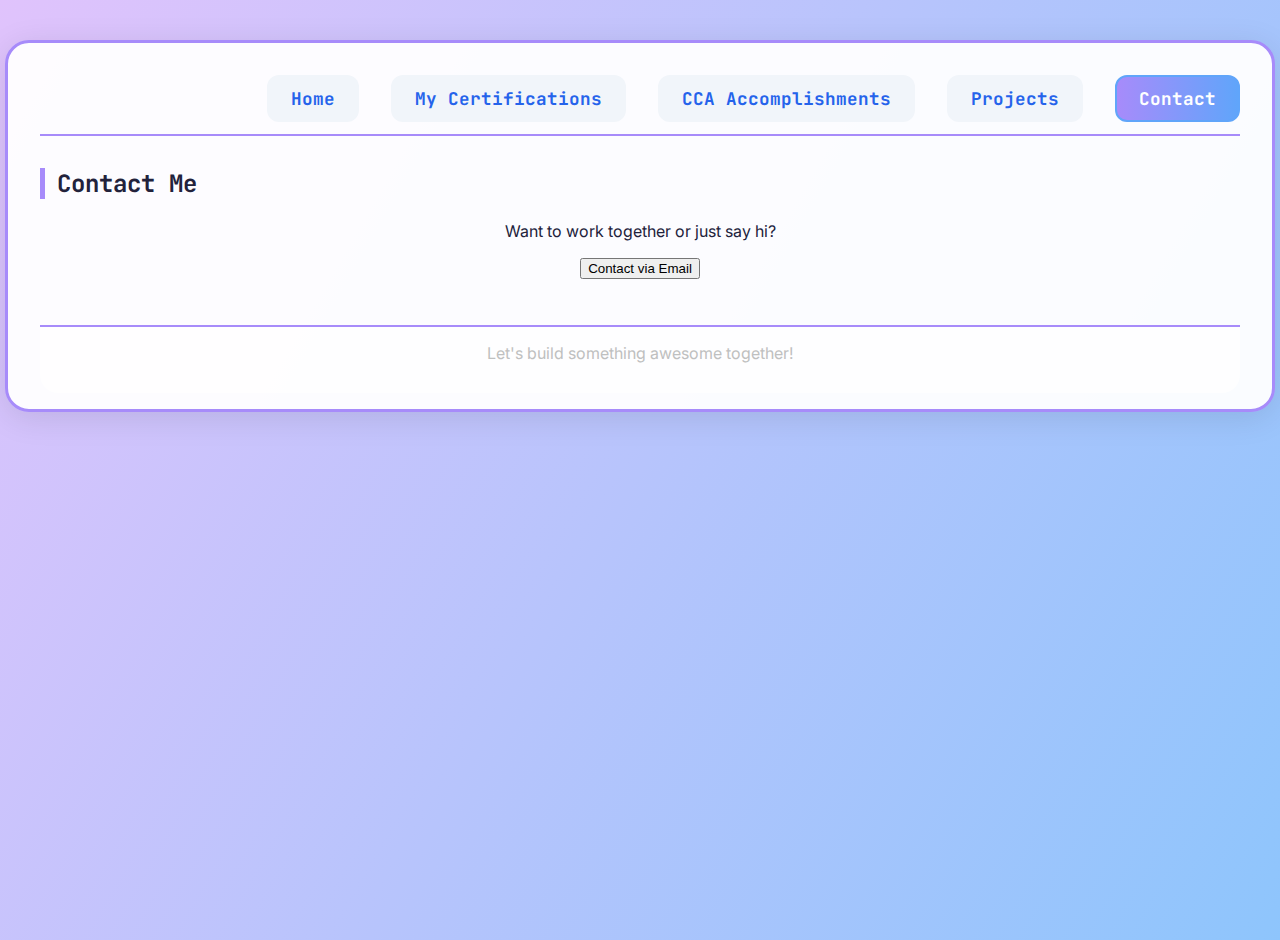
<file: contact.html>
<!DOCTYPE html>
<html lang="en">
<head>
  <meta charset="UTF-8">
  <meta name="viewport" content="width=device-width,initial-scale=1">
  <title>Contact - Dilan Subhu Veerappan</title>
  <link rel="stylesheet" href="style.css">
  <link rel="icon" href="https://cdn-icons-png.flaticon.com/512/3135/3135715.png">
</head>
<body>
  <div class="custom-cursor" id="customCursor"></div>
  <div class="container">
    <nav>
      <a href="index.html">Home</a>
      <a href="certifications.html">My Certifications</a>
      <a href="cca-accomplishments.html">CCA Accomplishments</a>
      <a href="projects.html">Projects</a>
      <a href="contact.html" class="active">Contact</a>
    </nav>
    <h2 class="section-title">Contact Me</h2>
    <div class="contact-card">
      <p>Want to work together or just say hi?</p>
      <div class="email-dropdown" style="display:inline-block; position:relative;">
        <button class="contact-btn" id="emailDropdownBtn" style="margin-bottom:10px;">Contact via Email</button>
        <div id="emailDropdownMenu" style="display:none; position:absolute; left:0; top:110%; background:#fff; border:1px solid #a78bfa; border-radius:8px; box-shadow:0 2px 8px rgba(0,0,0,0.08); min-width:180px; z-index:10;">
          <a href="mailto:dilan.subhu@gmail.com" style="display:block; padding:10px 18px; color:#2563eb; text-decoration:none;">Default Mail App</a>
          <a href="https://mail.google.com/mail/?view=cm&to=dilan.subhu@gmail.com" target="_blank" style="display:block; padding:10px 18px; color:#2563eb; text-decoration:none;">Gmail</a>
          <a href="https://mail.yahoo.com/?compose=new&to=dilan.subhu@gmail.com" target="_blank" style="display:block; padding:10px 18px; color:#2563eb; text-decoration:none;">Yahoo Mail</a>
          <a href="https://www.icloud.com/mail/compose?to=dilan.subhu@gmail.com" target="_blank" style="display:block; padding:10px 18px; color:#2563eb; text-decoration:none;">iCloud Mail</a>
        </div>
      </div>
    </div>
    <footer>
      <p>Let's build something awesome together!</p>
    </footer>
  </div>
  <script>
    // Custom cursor
    const cursor = document.getElementById('customCursor');
    document.addEventListener('mousemove', e => {
      cursor.style.left = e.clientX + 'px';
      cursor.style.top = e.clientY + 'px';
    });
    document.querySelectorAll('a, .contact-btn, .project-card').forEach(el => {
      el.addEventListener('mouseenter', () => cursor.style.transform = 'scale(1.4)');
      el.addEventListener('mouseleave', () => cursor.style.transform = 'scale(1)');
    });
    // Email dropdown logic
    const emailBtn = document.getElementById('emailDropdownBtn');
    const emailMenu = document.getElementById('emailDropdownMenu');
    emailBtn.addEventListener('click', (e) => {
      e.stopPropagation();
      emailMenu.style.display = emailMenu.style.display === 'block' ? 'none' : 'block';
    });
    document.addEventListener('click', () => {
      emailMenu.style.display = 'none';
    });
  </script>
</body>
</html>
</file>
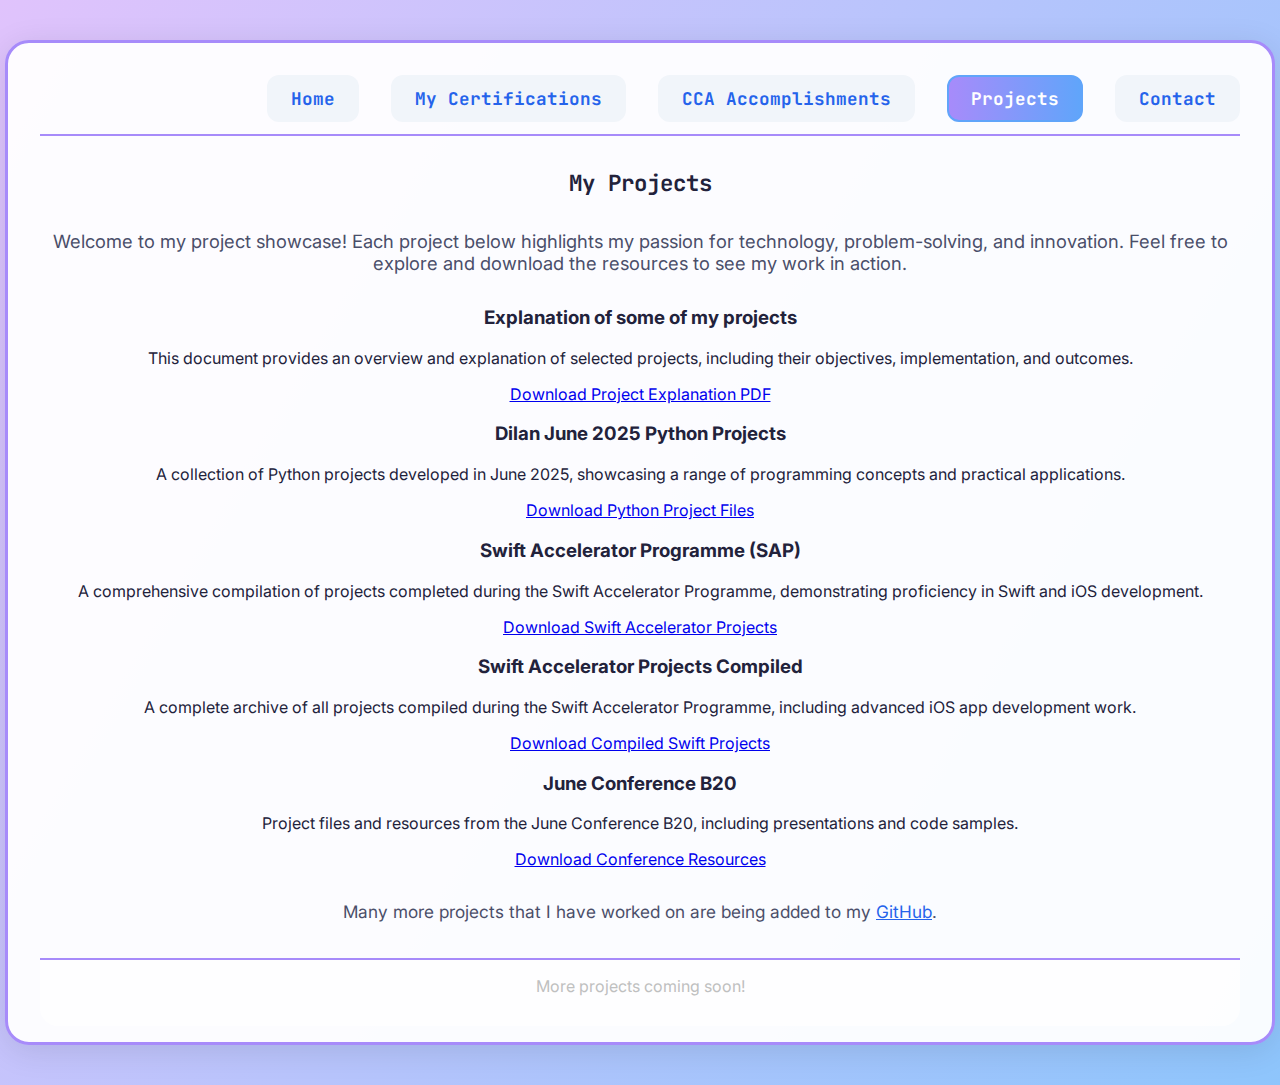
<file: projects.html>
<!DOCTYPE html>
<html lang="en">
<head>
  <meta charset="UTF-8">
  <meta name="viewport" content="width=device-width,initial-scale=1">
  <title>Projects - Dilan Subhu Veerappan</title>
  <link rel="stylesheet" href="style.css">
  <link rel="icon" href="https://cdn-icons-png.flaticon.com/512/3135/3135715.png">
</head>
<body>
  <div class="custom-cursor" id="customCursor"></div>
  <div class="container">
    <nav>
      <a href="index.html">Home</a>
      <a href="certifications.html">My Certifications</a>
      <a href="cca-accomplishments.html">CCA Accomplishments</a>
      <a href="projects.html" class="active">Projects</a>
      <a href="contact.html">Contact</a>
    </nav>
    <h2 class="projects-title">My Projects</h2>
    <div style="margin:32px 0 32px 0; text-align:center; color:#4a4e69; font-size:1.15em;">
      <p>Welcome to my project showcase! Each project below highlights my passion for technology, problem-solving, and innovation. Feel free to explore and download the resources to see my work in action.</p>
    </div>
    <div class="projects-scroll">
      <div class="project-card">
        <h3>Explanation of some of my projects</h3>
        <p>This document provides an overview and explanation of selected projects, including their objectives, implementation, and outcomes.</p>
        <a href="../Dilan Subhu Veerappan - Project Showcase.pdf" download class="download-btn">Download Project Explanation PDF</a>
      </div>
      <div class="project-card">
        <h3>Dilan June 2025 Python Projects</h3>
        <p>A collection of Python projects developed in June 2025, showcasing a range of programming concepts and practical applications.</p>
        <a href="../Dilan June 2025 Python Projects.zip" download class="download-btn">Download Python Project Files</a>
      </div>
      <div class="project-card">
        <h3>Swift Accelerator Programme (SAP)</h3>
        <p>A comprehensive compilation of projects completed during the Swift Accelerator Programme, demonstrating proficiency in Swift and iOS development.</p>
        <a href="../SAP Challenge 1 - 7PM.zip" download class="download-btn">Download Swift Accelerator Projects</a>
      </div>
      <div class="project-card">
        <h3>Swift Accelerator Projects Compiled</h3>
        <p>A complete archive of all projects compiled during the Swift Accelerator Programme, including advanced iOS app development work.</p>
        <a href="../Swift Accelerator Projects Compiled.zip" download class="download-btn">Download Compiled Swift Projects</a>
      </div>
      <div class="project-card">
        <h3>June Conference B20</h3>
        <p>Project files and resources from the June Conference B20, including presentations and code samples.</p>
        <a href="../June Conference B20 copy.zip" download class="download-btn">Download Conference Resources</a>
      </div>
    </div>
    <div style="margin:32px 0 0 0; text-align:center; color:#4a4e69; font-size:1.08em;">
      <p>Many more projects that I have worked on are being added to my <a href="https://github.com/Dilanthenerd26" target="_blank" style="color:#2563eb; text-decoration:underline;">GitHub</a>.</p>
    </div>
    <footer>
      <p>More projects coming soon!</p>
    </footer>
  </div>
  <script>
    // Custom cursor
    const cursor = document.getElementById('customCursor');
    document.addEventListener('mousemove', e => {
      cursor.style.left = e.clientX + 'px';
      cursor.style.top = e.clientY + 'px';
    });
    document.querySelectorAll('a, .contact-btn, .project-card').forEach(el => {
      el.addEventListener('mouseenter', () => cursor.style.transform = 'scale(1.4)');
      el.addEventListener('mouseleave', () => cursor.style.transform = 'scale(1)');
    });
  </script>
</body>
</html>
</file>
<file: style.css>
@import url('https://fonts.googleapis.com/css2?family=Inter:wght@400;700&family=JetBrains+Mono:wght@500;700&display=swap');

body {
  background: linear-gradient(120deg, #e0c3fc 0%, #8ec5fc 100%);
  color: #22223b;
  font-family: 'Inter', 'JetBrains Mono', monospace, sans-serif;
  margin: 0;
  padding: 0;
  cursor: url('custom cursor-2.jpg'), auto;
  text-align: center;
  min-height: 100vh;
}

a, .contact-btn, .project-card {
  transition: box-shadow 0.2s, background 0.2s, color 0.2s, transform 0.2s;
}
a:hover, .contact-btn:hover {
  color: #fff;
  background: #2563eb;
  box-shadow: 0 4px 16px rgba(60,60,60,0.10);
  text-decoration: none;
}
.project-card:hover {
  transform: scale(1.04) rotate(-1deg);
  box-shadow: 0 8px 24px rgba(60,60,60,0.13);
  background: #e0e7ff;
}

.container {
  max-width: 1200px;
  margin: 40px auto;
  background: rgba(255,255,255,0.95);
  border-radius: 24px;
  box-shadow: 0 6px 32px rgba(0,0,0,0.10);
  padding: 32px 32px 16px 32px;
  position: relative;
  z-index: 1;
  border: 3px solid #a78bfa;
}

nav {
  display: flex;
  justify-content: flex-end;
  gap: 32px;
  margin-bottom: 32px;
  border-bottom: 2px solid #a78bfa;
  padding-bottom: 12px;
}
nav a {
  color: #2563eb;
  font-weight: 700;
  font-size: 1.1em;
  padding: 10px 22px;
  border-radius: 12px;
  text-decoration: none;
  background: #f1f5fa;
  border: 2px solid transparent;
  font-family: 'JetBrains Mono', monospace;
}
nav a.active, nav a:hover {
  background: linear-gradient(90deg, #a78bfa 0%, #60a5fa 100%);
  color: #fff;
  border: 2px solid #60a5fa;
}

.hero {
  display: flex;
  align-items: center;
  gap: 48px;
  margin-bottom: 40px;
  justify-content: center;
  flex-direction: row;
}
@media (max-width: 900px) {
  .hero {
    flex-direction: column;
    gap: 18px;
  }
}
.avatar {
  width: 130px;
  height: 130px;
  border-radius: 50%;
  object-fit: cover;
  box-shadow: 0 4px 16px rgba(0,0,0,0.10);
  border: 4px solid #60a5fa;
}
h1 {
  font-size: 2.6rem;
  margin: 0 0 10px 0;
  font-weight: 700;
  font-family: 'JetBrains Mono', monospace;
}
.subtitle {
  font-size: 1.3rem;
  color: #4a4e69;
  margin-bottom: 6px;
}
.desc {
  color: #6c757d;
  margin-bottom: 12px;
}
.socials {
  margin-top: 12px;
}
.socials a {
  color: #3b82f6;
  text-decoration: none;
  margin: 0 12px;
  font-weight: 600;
  transition: color 0.2s;
  background: none;
  padding: 0;
  font-family: 'JetBrains Mono', monospace;
}
.socials a:hover {
  color: #1d4ed8;
  background: none;
}
section {
  margin-bottom: 40px;
}
h2 {
  font-size: 1.4rem;
  color: #22223b;
  margin-bottom: 14px;
  font-weight: 700;
  font-family: 'JetBrains Mono', monospace;
}
.section-title {
  font-size: 1.5rem;
  margin-bottom: 22px;
  font-weight: 700;
  text-align: left;
  border-left: 5px solid #a78bfa;
  padding-left: 12px;
}
.intro-card {
  background: linear-gradient(90deg, #f1f5fa 60%, #e0c3fc 100%);
  border-radius: 18px;
  box-shadow: 0 2px 12px rgba(0,0,0,0.07);
  padding: 32px 28px;
  margin-bottom: 36px;
  text-align: center;
  animation: fadeInUp 1s cubic-bezier(.23,1.01,.32,1) both;
  border: 2px dashed #60a5fa;
}
.intro-hello {
  font-size: 2.1rem;
  font-weight: 700;
  color: #2563eb;
  min-height: 2.5em;
  margin-bottom: 14px;
  letter-spacing: 0.01em;
  font-family: 'JetBrains Mono', monospace;
}
.intro-details {
  animation: fadeIn 1.2s 0.2s both;
}
.intro-card ul {
  list-style: none;
  padding: 0;
  margin: 0;
}
.intro-card li {
  margin: 10px 0;
  font-size: 1.12em;
}
@keyframes fadeInUp {
  from { opacity: 0; transform: translateY(30px);}
  to { opacity: 1; transform: translateY(0);}
}
@keyframes fadeIn {
  from { opacity: 0;}
  to { opacity: 1;}
}

/* Experience */
.experience-list {
  display: flex;
  flex-direction: row;
  gap: 28px;
  margin-bottom: 22px;
  justify-content: center;
}
@media (max-width: 900px) {
  .experience-list {
    flex-direction: column;
    gap: 18px;
  }
}
.experience-item {
  display: flex;
  flex-direction: column;
  justify-content: space-between;
  align-items: flex-start;
  background: #f3f4f6;
  border-radius: 14px;
  padding: 18px 24px;
  box-shadow: 0 2px 8px rgba(0,0,0,0.06);
  min-width: 240px;
  border: 2px solid #a78bfa;
}
.exp-org {
  color: #4a4e69;
  font-size: 1.08em;
  font-family: 'JetBrains Mono', monospace;
}
.exp-date {
  color: #a0aec0;
  font-size: 1em;
  margin-top: 8px;
  font-family: 'JetBrains Mono', monospace;
}

footer {
  text-align: center;
  color: #bfc0c0;
  font-size: 1em;
  margin-top: 36px;
  padding-bottom: 14px;
  border-top: 2px solid #a78bfa;
  background: rgba(255,255,255,0.7);
  border-radius: 0 0 18px 18px;
}
footer a {
  color: #3b82f6;
  text-decoration: none;
}
footer a:hover {
  text-decoration: underline;
}
#confetti-canvas {
  position: fixed;
  left: 0; top: 0;
  width: 100vw;
  height: 100vh;
  pointer-events: none;
  z-index: 100;
}

.cca-card {
  background: linear-gradient(90deg, #f1f5fa 60%, #e0c3fc 100%);
  border-radius: 18px;
  box-shadow: 0 2px 12px rgba(0,0,0,0.07);
  padding: 32px 28px;
  margin-bottom: 36px;
  text-align: left;
  animation: fadeInUp 1s cubic-bezier(.23,1.01,.32,1) both;
  border: 2px dashed #60a5fa;
  max-width: 900px;
  margin-left: auto;
  margin-right: auto;
}
.cca-card h2 {
  font-size: 1.3rem;
  color: #2563eb;
  margin-bottom: 10px;
  font-family: 'JetBrains Mono', monospace;
}
.cca-card h3 {
  font-size: 1.1rem;
  color: #4a4e69;
  margin-bottom: 8px;
  font-family: 'JetBrains Mono', monospace;
}
.cca-card h4 {
  font-size: 1.05rem;
  color: #a78bfa;
  margin-top: 18px;
  margin-bottom: 6px;
  font-family: 'JetBrains Mono', monospace;
}
.cca-card p {
  font-size: 1.08em;
  color: #22223b;
  margin-bottom: 8px;
}
.cca-images {
  display: flex;
  flex-wrap: wrap;
  gap: 18px;
  justify-content: center;
  margin: 18px 0 18px 0;
}
.cca-images img {
  border-radius: 12px;
  box-shadow: 0 2px 8px rgba(60,60,60,0.10);
  border: 2px solid #a78bfa;
  background: #fff;
  max-width: 280px;
  width: 100%;
  height: auto;
}
.fade-in-up {
  opacity: 0;
  transform: translateY(40px);
  transition: opacity 0.8s cubic-bezier(.23,1.01,.32,1), transform 0.8s cubic-bezier(.23,1.01,.32,1);
}


@media (max-width: 600px) {
  .container {
    padding: 12px 2vw 8px 2vw;
  }
  .hero {
    flex-direction: column;
    gap: 18px;
  }
  .experience-list {
    flex-direction: column;
    gap: 14px;
  }
}
</file>
